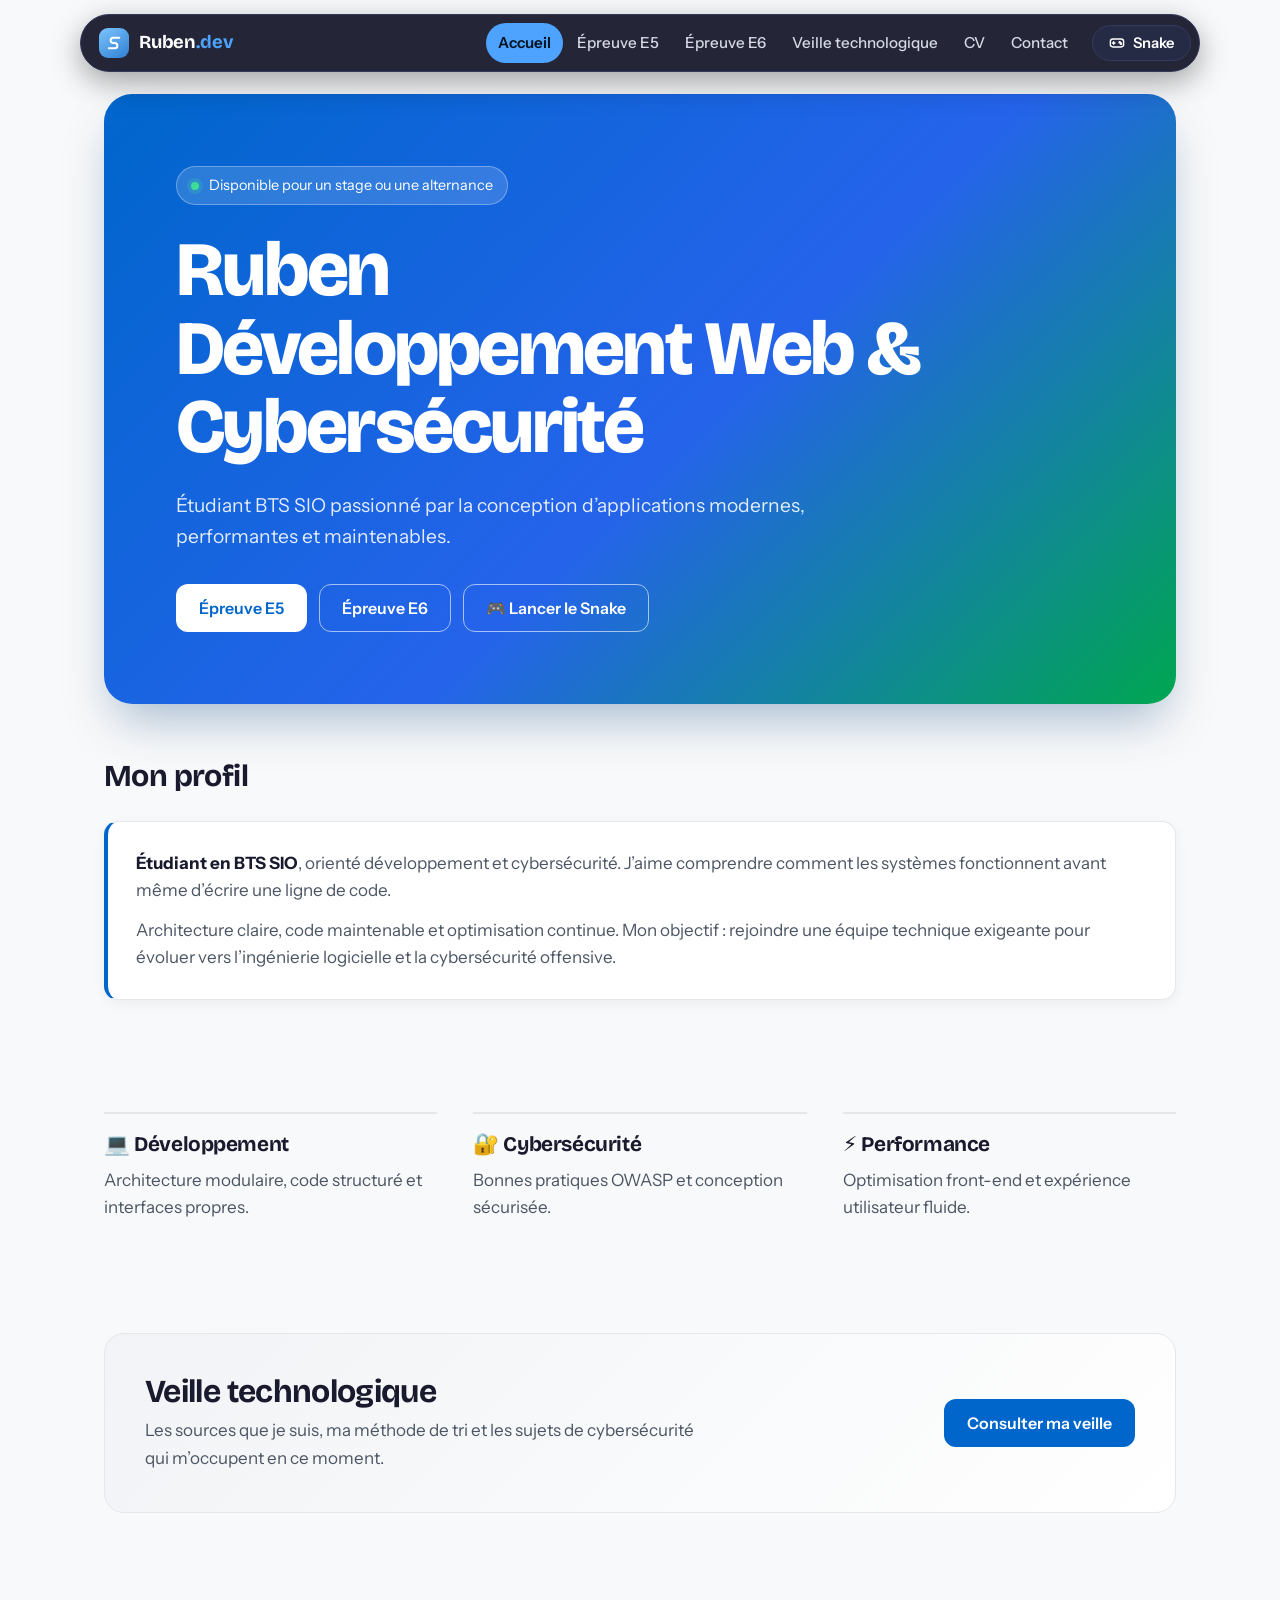
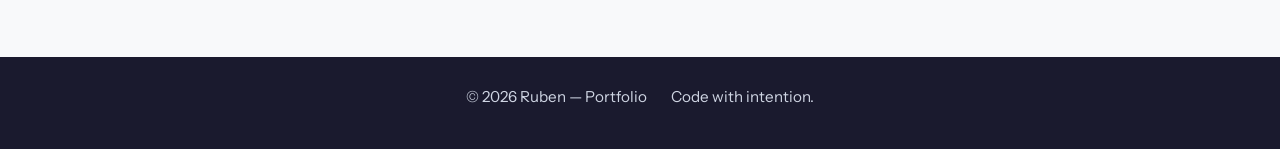
<file: index.html>
<!DOCTYPE html>
<html lang="fr">
<head>
  <meta charset="UTF-8">
  <meta name="viewport" content="width=device-width, initial-scale=1.0">
  <title>Accueil | Ruben</title>
  <meta name="description" content="Portfolio de Ruben, étudiant BTS SIO en développement web et cybersécurité.">
  <meta name="theme-color" content="#0a0d13">
  <link rel="preconnect" href="https://fonts.googleapis.com">
  <link rel="preconnect" href="https://fonts.gstatic.com" crossorigin>
  <link href="https://fonts.googleapis.com/css2?family=Bricolage+Grotesque:opsz,wght@12..96,500..800&family=Instrument+Sans:wght@400..700&display=swap" rel="stylesheet">
  <link rel="stylesheet" href="assets/css/main.css">
  <script src="assets/js/site.js" defer></script>
  <script src="assets/js/snake.js" defer></script>
</head>
<body>

<header id="site-header"></header>

<main class="wrap">

  <section class="hero hero-card">
    <p class="status"><i></i>Disponible pour un stage ou une alternance</p>
    <h1>Ruben<br>Développement Web &amp; Cybersécurité</h1>
    <p class="lede">Étudiant BTS SIO passionné par la conception d’applications modernes, performantes et maintenables.</p>
    <div class="actions">
      <a class="btn btn-primary" href="e5.html">Épreuve E5</a>
      <a class="btn btn-ghost" href="e6.html">Épreuve E6</a>
      <button type="button" class="btn btn-ghost" data-open-snake>🎮 Lancer le Snake</button>
    </div>
  </section>

  <section class="section" id="profil">
    <h2 class="section-title">Mon profil</h2>
    <div class="callout">
      <p><strong>Étudiant en BTS SIO</strong>, orienté développement et cybersécurité. J’aime comprendre comment les systèmes fonctionnent avant même d’écrire une ligne de code.</p>
      <p>Architecture claire, code maintenable et optimisation continue. Mon objectif : rejoindre une équipe technique exigeante pour évoluer vers l’ingénierie logicielle et la cybersécurité offensive.</p>
    </div>
  </section>

  <section class="section">
    <div class="pillars">
      <article class="pillar"><h3>💻 Développement</h3><p>Architecture modulaire, code structuré et interfaces propres.</p></article>
      <article class="pillar"><h3>🔐 Cybersécurité</h3><p>Bonnes pratiques OWASP et conception sécurisée.</p></article>
      <article class="pillar"><h3>⚡ Performance</h3><p>Optimisation front-end et expérience utilisateur fluide.</p></article>
    </div>
  </section>

  <section class="section">
    <div class="feature">
      <div><h2>Veille technologique</h2><p>Les sources que je suis, ma méthode de tri et les sujets de cybersécurité qui m’occupent en ce moment.</p></div>
      <a class="btn btn-primary" href="veille.html">Consulter ma veille</a>
    </div>
  </section>

</main>

<footer id="site-footer" data-tagline="Code with intention."></footer>

</body>
</html>
</file>
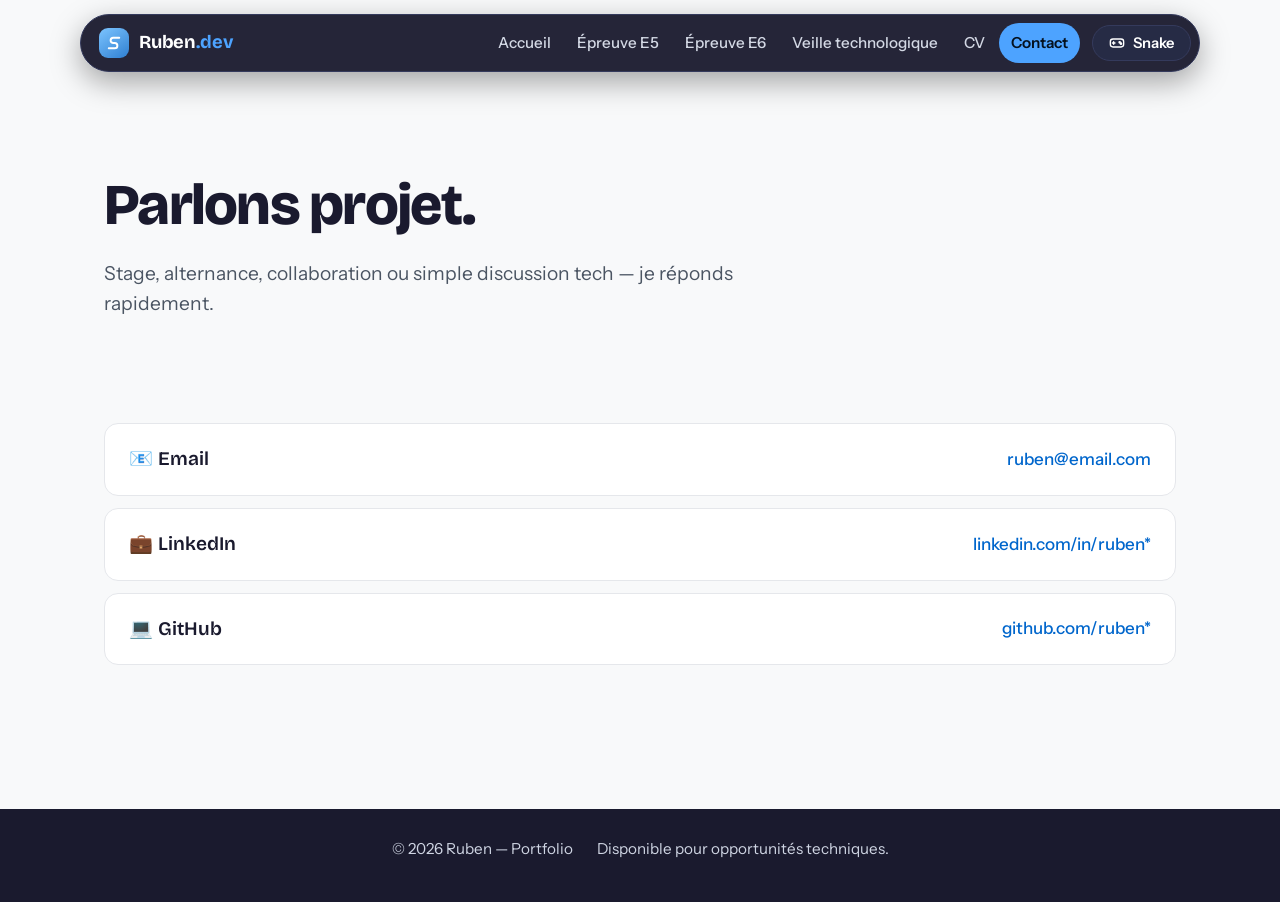
<file: contact.html>
<!DOCTYPE html>
<html lang="fr">
<head>
  <meta charset="UTF-8">
  <meta name="viewport" content="width=device-width, initial-scale=1.0">
  <title>Contact | Ruben</title>
  <meta name="description" content="Contacter Ruben pour un stage, une alternance ou une collaboration.">
  <meta name="theme-color" content="#0a0d13">
  <link rel="preconnect" href="https://fonts.googleapis.com">
  <link rel="preconnect" href="https://fonts.gstatic.com" crossorigin>
  <link href="https://fonts.googleapis.com/css2?family=Bricolage+Grotesque:opsz,wght@12..96,500..800&family=Instrument+Sans:wght@400..700&display=swap" rel="stylesheet">
  <link rel="stylesheet" href="assets/css/main.css">
  <script src="assets/js/site.js" defer></script>
  <script src="assets/js/snake.js" defer></script>
</head>
<body>

<header id="site-header"></header>

<main class="wrap">

  <section class="page-head">
    <h1>Parlons projet.</h1>
    <p class="lede">
      Stage, alternance, collaboration ou simple discussion tech —
      je réponds rapidement.
    </p>
  </section>

  <section class="section">
    <ul class="link-list">
      <li><a href="mailto:ruben@email.com">
        <span class="name">📧 Email</span><span class="value">ruben@email.com</span></a></li>
      <!-- Remplace l’URL par celle de ton profil LinkedIn -->
      <li><a href="https://www.linkedin.com/" target="_blank" rel="noopener noreferrer">
        <span class="name">💼 LinkedIn</span><span class="value">linkedin.com/in/ruben*</span></a></li>
      <!-- Remplace l’URL par celle de ton profil GitHub -->
      <li><a href="https://github.com/" target="_blank" rel="noopener noreferrer">
        <span class="name">💻 GitHub</span><span class="value">github.com/ruben*</span></a></li>
    </ul>
  </section>

</main>

<footer id="site-footer" data-tagline="Disponible pour opportunités techniques."></footer>

</body>
</html>
</file>
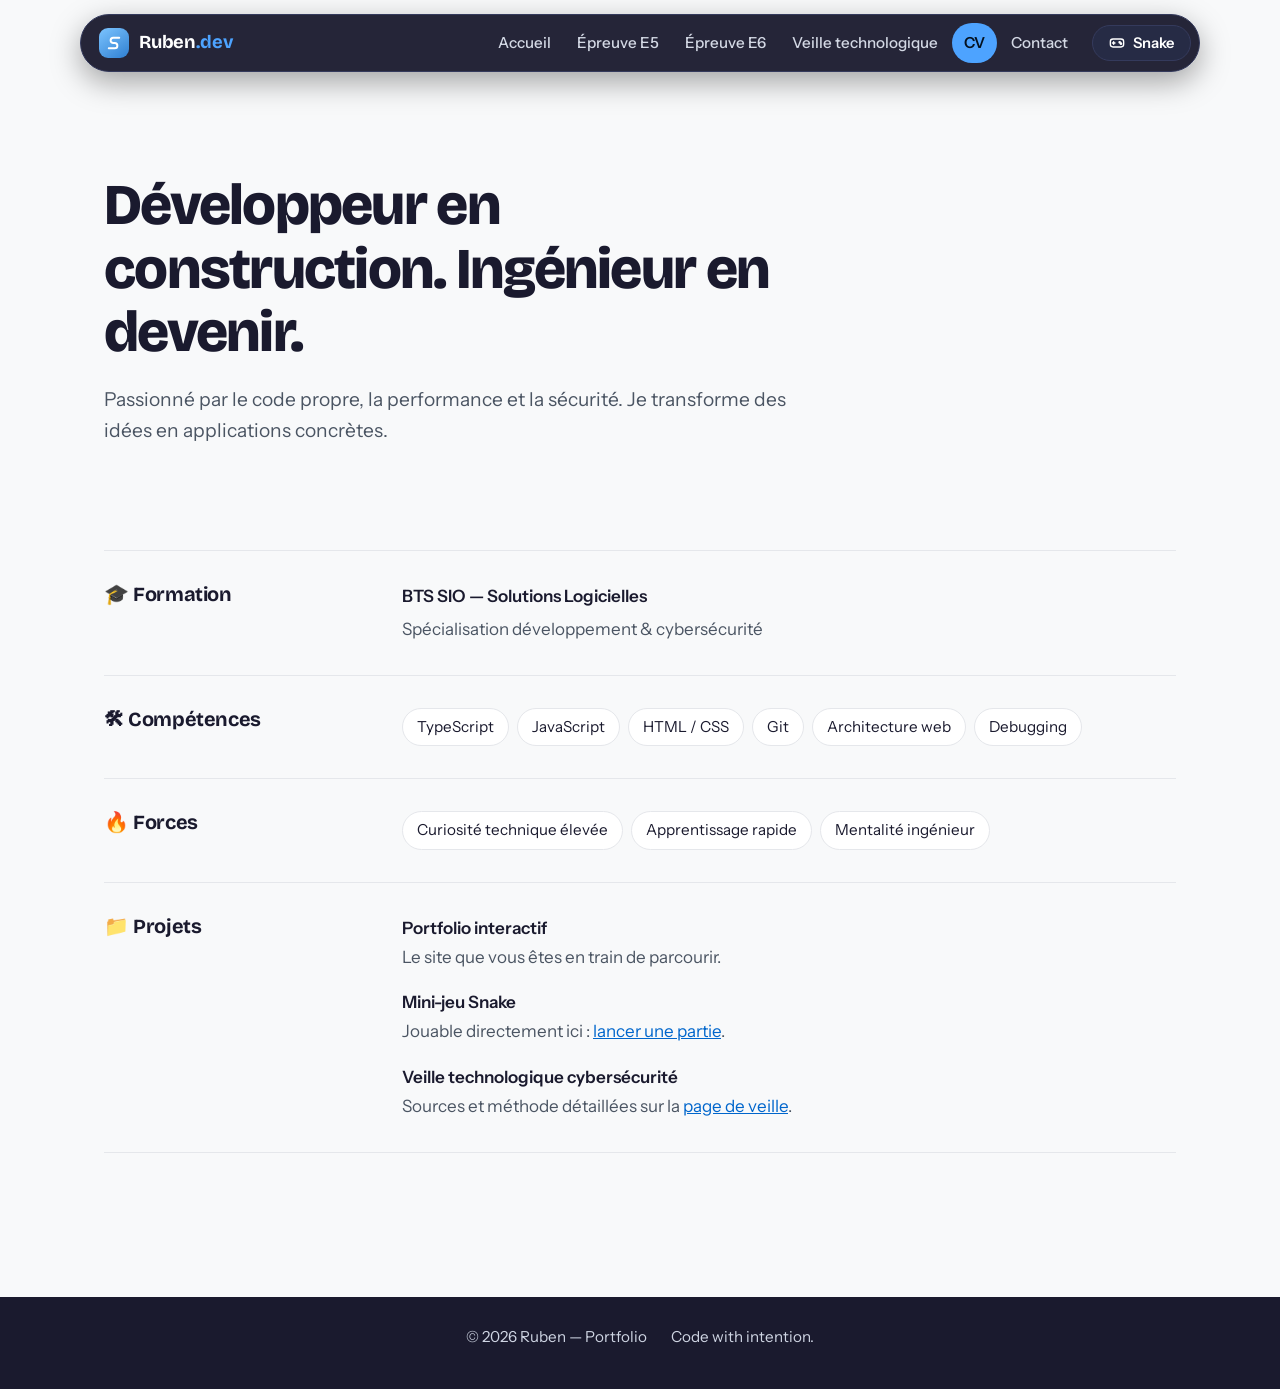
<file: cv.html>
<!DOCTYPE html>
<html lang="fr">
<head>
  <meta charset="UTF-8">
  <meta name="viewport" content="width=device-width, initial-scale=1.0">
  <title>CV | Ruben</title>
  <meta name="description" content="CV de Ruben : formation, compétences, forces et projets.">
  <meta name="theme-color" content="#0a0d13">
  <link rel="preconnect" href="https://fonts.googleapis.com">
  <link rel="preconnect" href="https://fonts.gstatic.com" crossorigin>
  <link href="https://fonts.googleapis.com/css2?family=Bricolage+Grotesque:opsz,wght@12..96,500..800&family=Instrument+Sans:wght@400..700&display=swap" rel="stylesheet">
  <link rel="stylesheet" href="assets/css/main.css">
  <script src="assets/js/site.js" defer></script>
  <script src="assets/js/snake.js" defer></script>
</head>
<body>

<header id="site-header"></header>

<main class="wrap">

  <section class="page-head">
    <h1>Développeur en construction. Ingénieur en devenir.</h1>
    <p class="lede">
      Passionné par le code propre, la performance et la sécurité.
      Je transforme des idées en applications concrètes.
    </p>
  </section>

  <section class="section">
    <div class="rows">
      <div class="row">
        <h2>🎓 Formation</h2>
        <div>
          <p><strong>BTS SIO — Solutions Logicielles</strong></p>
          <p>Spécialisation développement &amp; cybersécurité</p>
        </div>
      </div>

      <div class="row">
        <h2>🛠 Compétences</h2>
        <ul class="chips">
          <li>TypeScript</li><li>JavaScript</li><li>HTML / CSS</li>
          <li>Git</li><li>Architecture web</li><li>Debugging</li>
        </ul>
      </div>

      <div class="row">
        <h2>🔥 Forces</h2>
        <ul class="chips">
          <li>Curiosité technique élevée</li><li>Apprentissage rapide</li><li>Mentalité ingénieur</li>
        </ul>
      </div>

      <div class="row" id="projets">
        <h2>📁 Projets</h2>
        <ul class="items">
          <li><strong>Portfolio interactif</strong><span>Le site que vous êtes en train de parcourir.</span></li>
          <li><strong>Mini-jeu Snake</strong><span>Jouable directement ici : <a href="#" data-open-snake>lancer une partie</a>.</span></li>
          <li><strong>Veille technologique cybersécurité</strong><span>Sources et méthode détaillées sur la <a href="veille.html">page de veille</a>.</span></li>
        </ul>
      </div>
    </div>
  </section>

</main>

<footer id="site-footer" data-tagline="Code with intention."></footer>

</body>
</html>
</file>
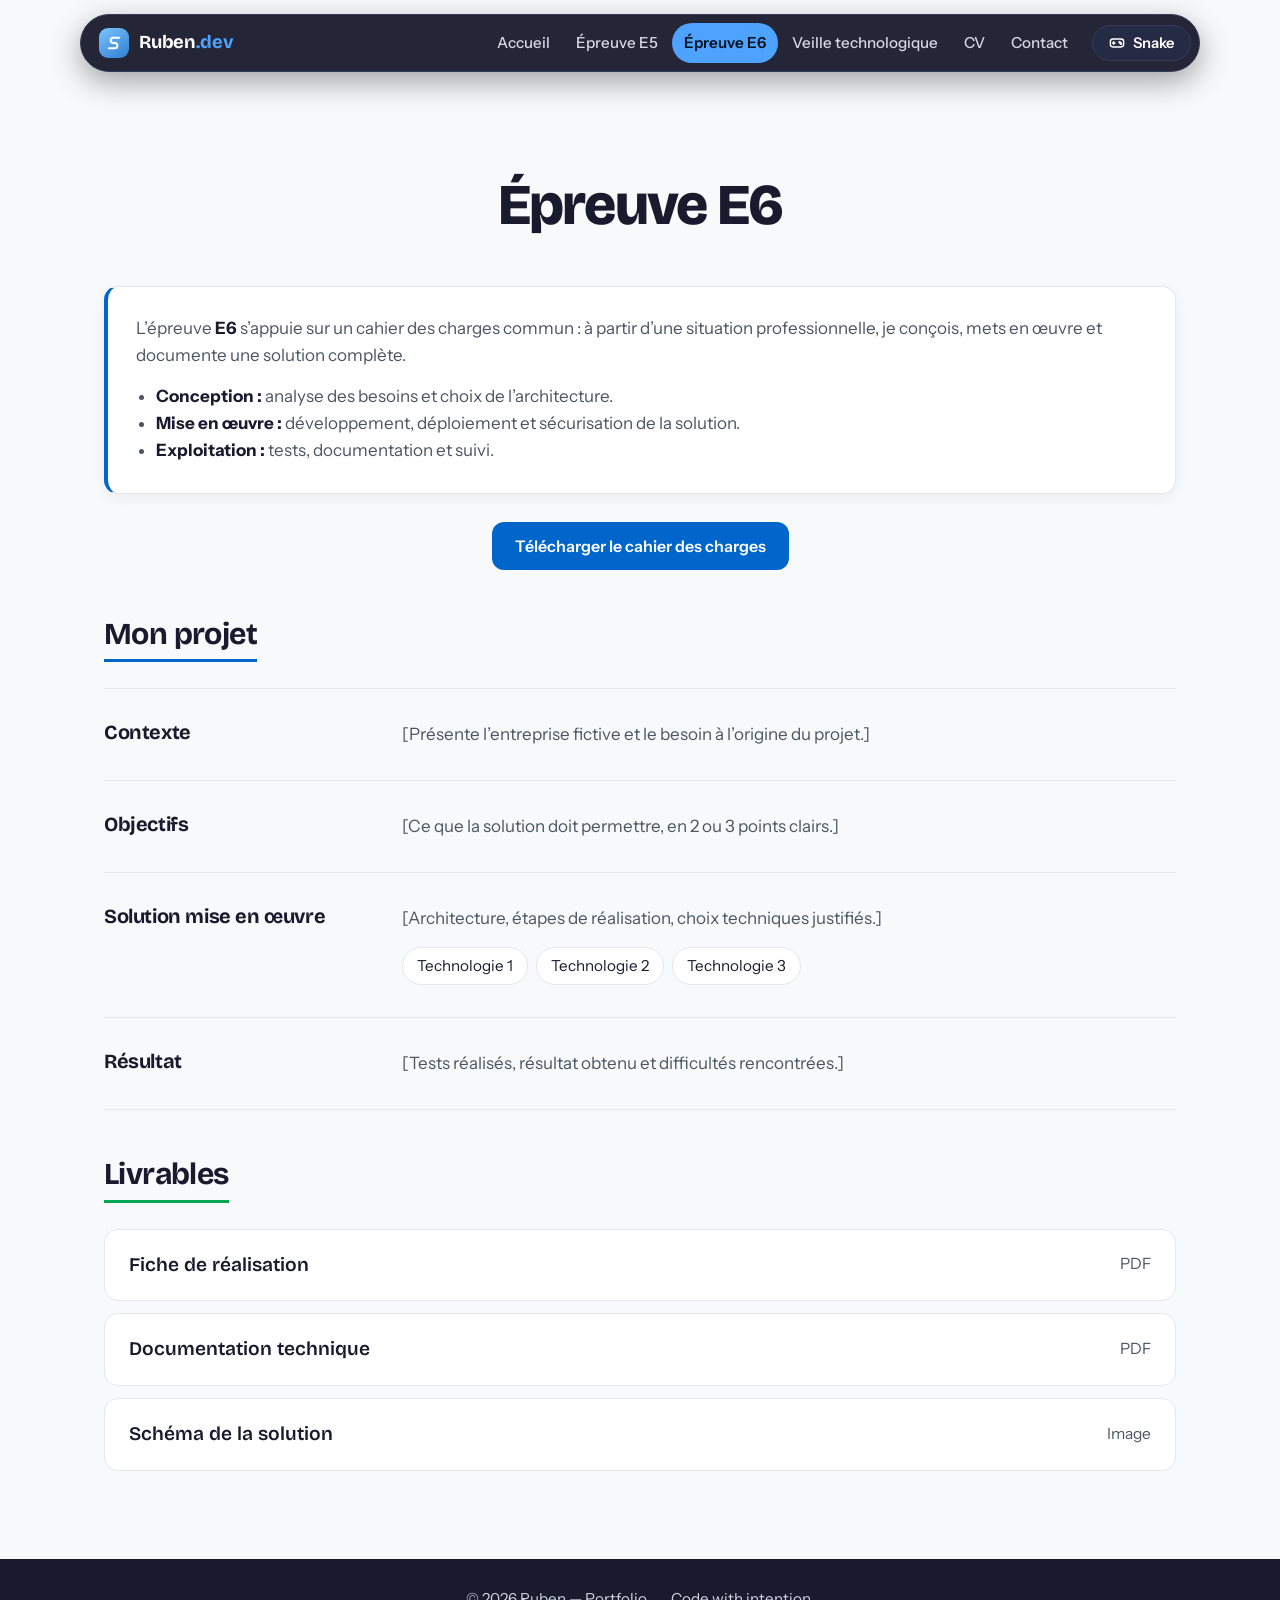
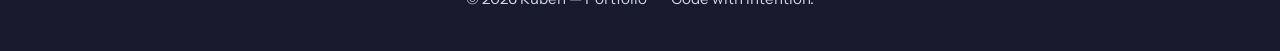
<file: e6.html>
<!DOCTYPE html>
<html lang="fr">
<head>
  <meta charset="UTF-8">
  <meta name="viewport" content="width=device-width, initial-scale=1.0">
  <title>Épreuve E6 | Ruben</title>
  <meta name="description" content="Épreuve E6 : cahier des charges et projet de Ruben.">
  <meta name="theme-color" content="#0a0d13">
  <link rel="preconnect" href="https://fonts.googleapis.com">
  <link rel="preconnect" href="https://fonts.gstatic.com" crossorigin>
  <link href="https://fonts.googleapis.com/css2?family=Bricolage+Grotesque:opsz,wght@12..96,500..800&family=Instrument+Sans:wght@400..700&display=swap" rel="stylesheet">
  <link rel="stylesheet" href="assets/css/main.css">
  <script src="assets/js/site.js" defer></script>
  <script src="assets/js/snake.js" defer></script>
</head>
<body>

<header id="site-header"></header>

<main class="wrap">

  <section class="page-head center">
    <h1 style="margin-inline:auto">Épreuve E6</h1>
  </section>

  <div class="callout">
    <!-- À adapter : nom de l’entreprise fictive, session, définition de l’épreuve -->
    <p>L’épreuve <strong>E6</strong> s’appuie sur un cahier des charges commun : à partir d’une situation professionnelle, je conçois, mets en œuvre et documente une solution complète.</p>
    <ul>
      <li><strong>Conception :</strong> analyse des besoins et choix de l’architecture.</li>
      <li><strong>Mise en œuvre :</strong> développement, déploiement et sécurisation de la solution.</li>
      <li><strong>Exploitation :</strong> tests, documentation et suivi.</li>
    </ul>
  </div>
  <p class="center" style="margin-top:28px"><a class="btn btn-primary" href="docs/cahier-des-charges.pdf" download>Télécharger le cahier des charges</a></p>

  <h2 class="group-title">Mon projet</h2>
  <div class="rows">
    <div class="row"><h2>Contexte</h2><p>[Présente l’entreprise fictive et le besoin à l’origine du projet.]</p></div>
    <div class="row"><h2>Objectifs</h2><p>[Ce que la solution doit permettre, en 2 ou 3 points clairs.]</p></div>
    <div class="row"><h2>Solution mise en œuvre</h2><div><p>[Architecture, étapes de réalisation, choix techniques justifiés.]</p><ul class="chips" style="margin-top:14px"><li>Technologie 1</li><li>Technologie 2</li><li>Technologie 3</li></ul></div></div>
    <div class="row"><h2>Résultat</h2><p>[Tests réalisés, résultat obtenu et difficultés rencontrées.]</p></div>
  </div>

  <h2 class="group-title green">Livrables</h2>
  <ul class="link-list">
    <li><a href="docs/fiche-realisation.pdf" download><span class="name">Fiche de réalisation</span><span class="meta">PDF</span></a></li>
    <li><a href="docs/documentation-technique.pdf" download><span class="name">Documentation technique</span><span class="meta">PDF</span></a></li>
    <li><a href="docs/schema.png"><span class="name">Schéma de la solution</span><span class="meta">Image</span></a></li>
  </ul>

</main>

<footer id="site-footer" data-tagline="Code with intention."></footer>

</body>
</html>
</file>
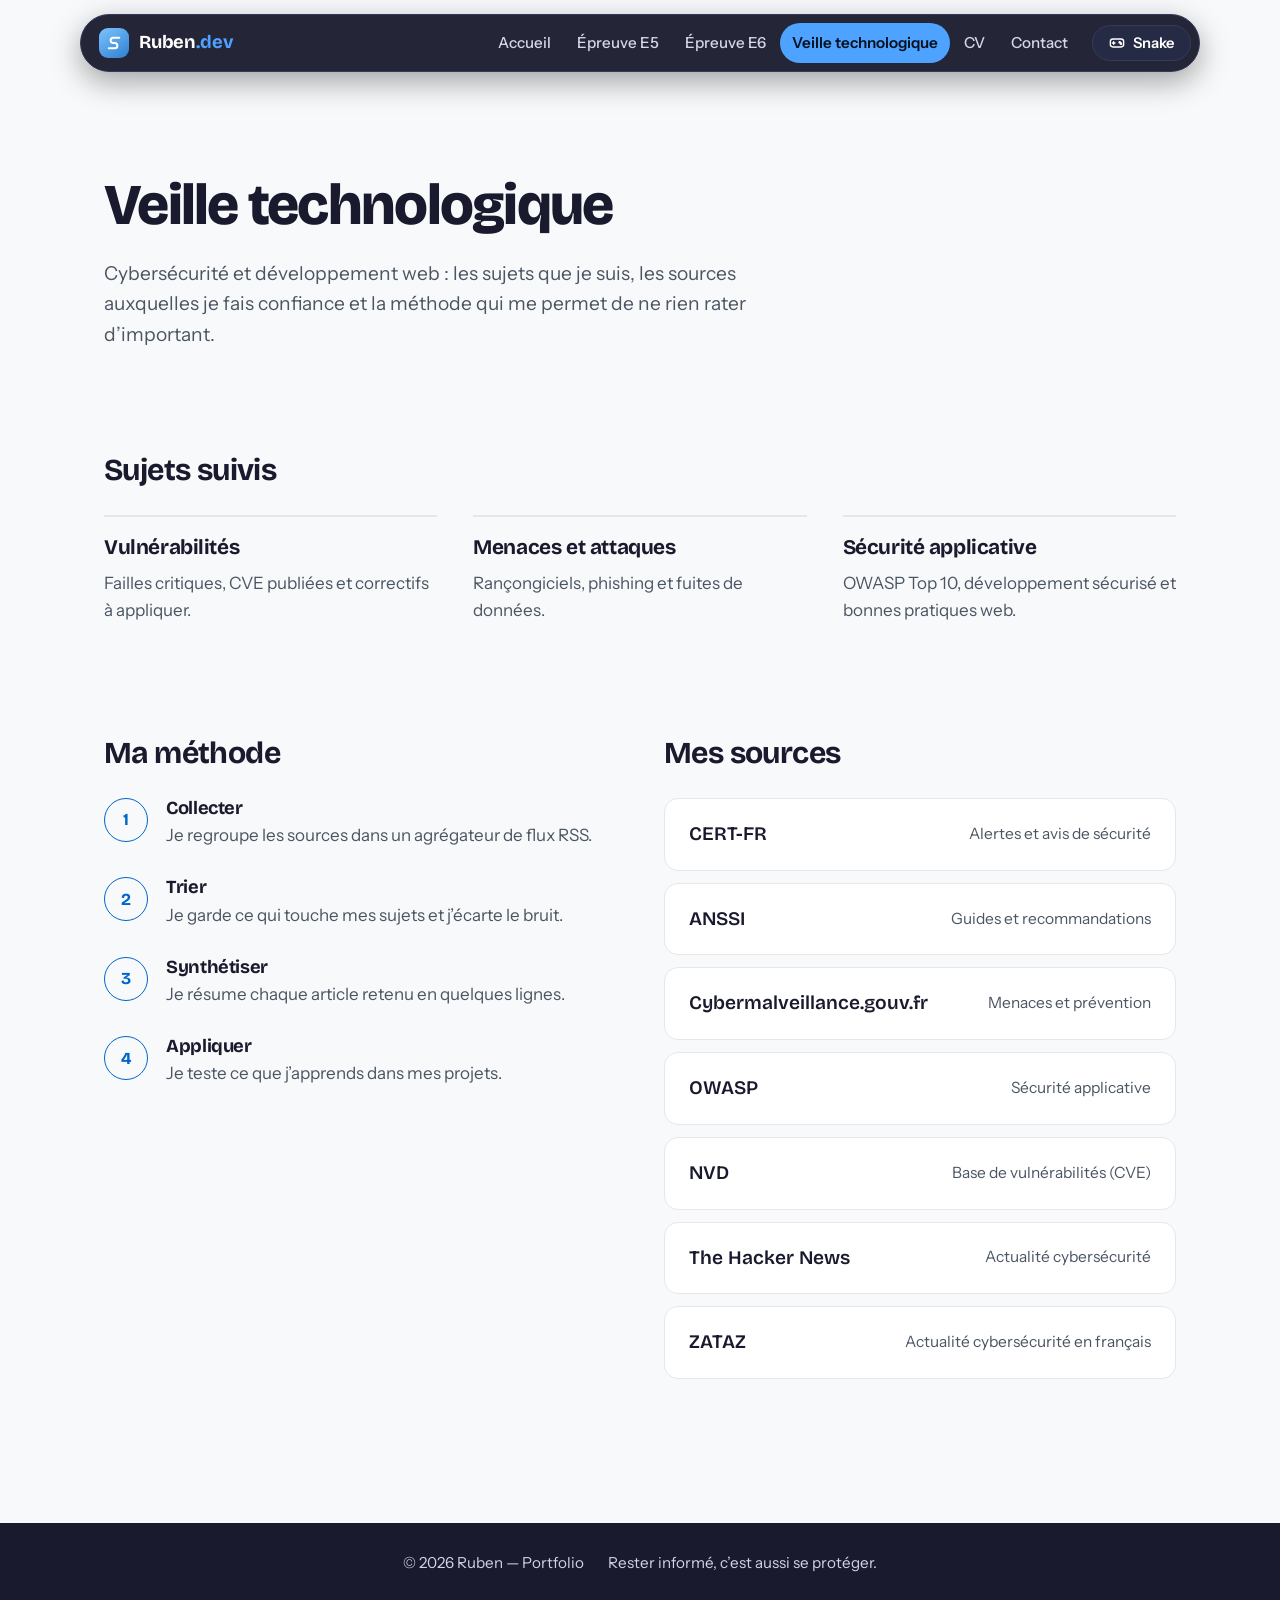
<file: veille.html>
<!DOCTYPE html>
<html lang="fr">
<head>
  <meta charset="UTF-8">
  <meta name="viewport" content="width=device-width, initial-scale=1.0">
  <title>Veille technologique | Ruben</title>
  <meta name="description" content="Veille technologique de Ruben : sujets suivis, méthode et sources en cybersécurité.">
  <meta name="theme-color" content="#0a0d13">
  <link rel="preconnect" href="https://fonts.googleapis.com">
  <link rel="preconnect" href="https://fonts.gstatic.com" crossorigin>
  <link href="https://fonts.googleapis.com/css2?family=Bricolage+Grotesque:opsz,wght@12..96,500..800&family=Instrument+Sans:wght@400..700&display=swap" rel="stylesheet">
  <link rel="stylesheet" href="assets/css/main.css">
  <script src="assets/js/site.js" defer></script>
  <script src="assets/js/snake.js" defer></script>
</head>
<body>

<header id="site-header"></header>

<main class="wrap">

  <section class="page-head">
    <h1>Veille technologique</h1>
    <p class="lede">
      Cybersécurité et développement web : les sujets que je suis, les sources
      auxquelles je fais confiance et la méthode qui me permet de ne rien rater d’important.
    </p>
  </section>

  <section class="section">
    <h2 class="section-title">Sujets suivis</h2>
    <div class="pillars">
      <article class="pillar">
        <h3>Vulnérabilités</h3>
        <p>Failles critiques, CVE publiées et correctifs à appliquer.</p>
      </article>
      <article class="pillar">
        <h3>Menaces et attaques</h3>
        <p>Rançongiciels, phishing et fuites de données.</p>
      </article>
      <article class="pillar">
        <h3>Sécurité applicative</h3>
        <p>OWASP Top 10, développement sécurisé et bonnes pratiques web.</p>
      </article>
    </div>
  </section>

  <section class="section">
    <div class="two-cols">
      <div>
        <h2 class="section-title">Ma méthode</h2>
        <ol class="steps">
          <li>
            <div><h3>Collecter</h3><p>Je regroupe les sources dans un agrégateur de flux RSS.</p></div>
          </li>
          <li>
            <div><h3>Trier</h3><p>Je garde ce qui touche mes sujets et j’écarte le bruit.</p></div>
          </li>
          <li>
            <div><h3>Synthétiser</h3><p>Je résume chaque article retenu en quelques lignes.</p></div>
          </li>
          <li>
            <div><h3>Appliquer</h3><p>Je teste ce que j’apprends dans mes projets.</p></div>
          </li>
        </ol>
      </div>

      <div>
        <h2 class="section-title">Mes sources</h2>
        <ul class="link-list">
          <li><a href="https://www.cert.ssi.gouv.fr" target="_blank" rel="noopener noreferrer">
            <span class="name">CERT-FR</span><span class="meta">Alertes et avis de sécurité</span></a></li>
          <li><a href="https://cyber.gouv.fr" target="_blank" rel="noopener noreferrer">
            <span class="name">ANSSI</span><span class="meta">Guides et recommandations</span></a></li>
          <li><a href="https://www.cybermalveillance.gouv.fr" target="_blank" rel="noopener noreferrer">
            <span class="name">Cybermalveillance.gouv.fr</span><span class="meta">Menaces et prévention</span></a></li>
          <li><a href="https://owasp.org" target="_blank" rel="noopener noreferrer">
            <span class="name">OWASP</span><span class="meta">Sécurité applicative</span></a></li>
          <li><a href="https://nvd.nist.gov" target="_blank" rel="noopener noreferrer">
            <span class="name">NVD</span><span class="meta">Base de vulnérabilités (CVE)</span></a></li>
          <li><a href="https://thehackernews.com" target="_blank" rel="noopener noreferrer">
            <span class="name">The Hacker News</span><span class="meta">Actualité cybersécurité</span></a></li>
          <li><a href="https://www.zataz.com" target="_blank" rel="noopener noreferrer">
            <span class="name">ZATAZ</span><span class="meta">Actualité cybersécurité en français</span></a></li>
        </ul>
      </div>
    </div>
  </section>

  <!--
    POUR AJOUTER UNE FICHE DE VEILLE : copie un bloc <div class="row"> dans une section
    <section class="section"><div class="rows"> ... </div></section> avec
    <h2>Titre + date</h2> et un <div><p>Résumé</p><p><a href="URL">Source</a></p></div>.
  -->

</main>

<footer id="site-footer" data-tagline="Rester informé, c’est aussi se protéger."></footer>

</body>
</html>
</file>
<file: assets/css/main.css>
/* ==========================================================
   Portfolio Ruben — feuille de style unique pour toutes les pages
   ========================================================== */

:root {
  --bg: #f8f9fa; --surface: #ffffff; --surface-2: #f1f3f6; --line: #e5e7eb;
  --text: #1a1a2e; --muted: #4b5563; --accent: #0066cc; --accent-ink: #ffffff;
  --secondary: #00a651; --warm: #ff6b35; --ok: #3ddc97;
  --font-display: "Bricolage Grotesque", system-ui, -apple-system, "Segoe UI", sans-serif;
  --font-body: "Instrument Sans", system-ui, -apple-system, "Segoe UI", sans-serif;
  --wrap: 1120px; --radius: 14px;
}

*, *::before, *::after { box-sizing: border-box; }

html { scroll-behavior: smooth; scroll-padding-top: 96px; }

body {
  margin: 0;
  background: var(--bg);
  color: var(--text);
  font-family: var(--font-body);
  font-size: 1.0625rem;
  line-height: 1.6;
  -webkit-font-smoothing: antialiased;
}

h1, h2, h3 {
  font-family: var(--font-display);
  line-height: 1.1;
  letter-spacing: -0.02em;
  margin: 0;
}

p { margin: 0; }
a { color: var(--accent); }

:focus-visible {
  outline: 2px solid var(--accent);
  outline-offset: 3px;
  border-radius: 6px;
}

.wrap {
  width: 100%;
  max-width: var(--wrap);
  margin: 0 auto;
  padding: 0 24px;
}

/* ---------- Navbar (injectée par site.js, identique sur toutes les pages) ---------- */

.site-header {
  position: sticky;
  top: 0;
  z-index: 50;
  padding: 14px 20px;
  min-height: 80px;
}

.nav {
  position: relative;
  max-width: var(--wrap);
  margin: 0 auto;
  display: flex;
  align-items: center;
  gap: 12px;
  padding: 8px 8px 8px 18px;
  background: rgba(26, 26, 46, 0.95);
  -webkit-backdrop-filter: blur(14px) saturate(140%);
  backdrop-filter: blur(14px) saturate(140%);
  border: 1px solid var(--line);
  border-radius: 999px;
  box-shadow: 0 10px 30px rgba(0, 0, 0, 0.35);
}

.brand {
  display: inline-flex;
  align-items: center;
  gap: 10px;
  color: var(--text);
  font-family: var(--font-display);
  font-weight: 700;
  font-size: 1.15rem;
  letter-spacing: -0.01em;
  text-decoration: none;
}

.brand-mark {
  display: grid;
  place-items: center;
  width: 30px;
  height: 30px;
  border-radius: 9px;
  background: linear-gradient(145deg, #7cc4ff, #2f7fd1);
}

.brand-mark svg { width: 18px; height: 18px; }
.brand small { color: var(--accent); font: inherit; }

.nav-links {
  display: flex;
  gap: 2px;
  margin: 0 0 0 auto;
  padding: 0;
  list-style: none;
}

.nav-links a {
  display: block;
  padding: 8px 14px;
  border-radius: 999px;
  color: var(--muted);
  font-size: 0.95rem;
  font-weight: 500;
  text-decoration: none;
  white-space: nowrap;
  transition: color 0.2s, background 0.2s;
}

.nav-links a:hover { color: var(--text); background: rgba(255, 255, 255, 0.07); }

.nav-links a[aria-current="page"] {
  color: var(--accent-ink);
  background: var(--accent);
  font-weight: 600;
}

.nav-game {
  display: inline-flex;
  align-items: center;
  gap: 8px;
  padding: 8px 16px;
  border: 1px solid var(--line);
  border-radius: 999px;
  background: var(--surface-2);
  color: var(--text);
  font: 600 0.92rem var(--font-body);
  cursor: pointer;
  transition: border-color 0.2s, background 0.2s;
}

.nav-game:hover { border-color: var(--accent); background: #1c2333; }
.nav-game svg { width: 16px; height: 16px; flex: none; }

.nav-burger {
  display: none;
  width: 40px;
  height: 40px;
  padding: 0;
  border: 1px solid var(--line);
  border-radius: 50%;
  background: var(--surface-2);
  color: var(--text);
  cursor: pointer;
  place-items: center;
}

.nav-burger svg { width: 18px; height: 18px; }

@media (max-width: 900px) {
  .site-header { padding: 10px 12px; min-height: 68px; }
  .nav { padding-left: 14px; }
  .nav-game { margin-left: auto; padding: 8px 12px; }
  .nav-game span { display: none; }
  .nav-burger { display: grid; }

  .nav-links {
    display: none;
    position: absolute;
    top: calc(100% + 8px);
    left: 0;
    right: 0;
    flex-direction: column;
    gap: 2px;
    margin: 0;
    padding: 8px;
    background: rgba(26, 26, 46, 0.98);
    border: 1px solid var(--line);
    border-radius: 22px;
    box-shadow: 0 18px 40px rgba(0, 0, 0, 0.5);
  }

  .nav[data-open] .nav-links { display: flex; }
  .nav-links a { padding: 12px 16px; border-radius: 14px; font-size: 1rem; }
}

/* ---------- Boutons ---------- */

.btn {
  display: inline-flex;
  align-items: center;
  gap: 8px;
  padding: 13px 22px;
  border: 1px solid transparent;
  border-radius: 12px;
  font: 600 1rem var(--font-body);
  text-decoration: none;
  cursor: pointer;
  transition: transform 0.15s, background 0.2s, border-color 0.2s;
}

.btn:active { transform: translateY(1px); }
.btn-primary { background: var(--accent); color: var(--accent-ink); }
.btn-primary:hover { background: #74b8ff; }
.btn-ghost { background: transparent; border-color: var(--line); color: var(--text); }
.btn-ghost:hover { border-color: var(--accent); }
.btn svg { width: 18px; height: 18px; }

.actions { display: flex; flex-wrap: wrap; gap: 12px; margin-top: 32px; }

/* ---------- Hero ---------- */

.hero {
  position: relative;
  padding: clamp(48px, 9vw, 120px) 0 clamp(40px, 6vw, 72px);
}

.hero::before {
  content: "";
  position: absolute;
  inset: -80px -24px auto;
  height: 520px;
  z-index: -1;
  background-image:
    linear-gradient(var(--line) 1px, transparent 1px),
    linear-gradient(90deg, var(--line) 1px, transparent 1px);
  background-size: 40px 40px;
  opacity: 0.45;
  -webkit-mask-image: radial-gradient(ellipse 60% 70% at 30% 30%, #000, transparent 75%);
  mask-image: radial-gradient(ellipse 60% 70% at 30% 30%, #000, transparent 75%);
}

.status {
  display: inline-flex;
  align-items: center;
  gap: 10px;
  margin-bottom: 26px;
  padding: 7px 14px;
  border: 1px solid var(--line);
  border-radius: 999px;
  background: var(--surface);
  color: var(--muted);
  font-size: 0.9rem;
}

.status i {
  width: 8px;
  height: 8px;
  border-radius: 50%;
  background: var(--ok);
  box-shadow: 0 0 0 4px rgba(61, 220, 151, 0.18);
}

.hero h1 {
  max-width: 17ch;
  font-size: clamp(2.5rem, 6.4vw, 4.8rem);
  font-weight: 800;
  letter-spacing: -0.035em;
  line-height: 1.02;
}

.lede {
  max-width: 56ch;
  margin-top: 24px;
  color: var(--muted);
  font-size: clamp(1.05rem, 1.6vw, 1.2rem);
}

/* ---------- En-tête des sous-pages ---------- */

.page-head { padding: clamp(40px, 7vw, 88px) 0 clamp(28px, 4vw, 48px); }

.page-head h1 {
  max-width: 20ch;
  font-size: clamp(2.1rem, 5vw, 3.6rem);
  font-weight: 800;
  letter-spacing: -0.03em;
}

.page-head .lede { margin-top: 20px; }

/* ---------- Sections ---------- */

.section { padding: clamp(28px, 5vw, 56px) 0; }
.section-title { margin-bottom: 28px; font-size: clamp(1.4rem, 2.4vw, 1.9rem); }

.pillars {
  display: grid;
  grid-template-columns: repeat(auto-fit, minmax(240px, 1fr));
  gap: 36px;
}

.pillar { padding-top: 20px; border-top: 2px solid var(--line); transition: border-color 0.25s; }
.pillar:hover { border-top-color: var(--accent); }
.pillar h3 { margin-bottom: 10px; font-size: 1.3rem; }
.pillar p { color: var(--muted); }

/* Bandeau vers la veille */

.feature {
  display: flex;
  flex-wrap: wrap;
  align-items: center;
  justify-content: space-between;
  gap: 24px;
  padding: clamp(24px, 4vw, 40px);
  border: 1px solid var(--line);
  border-radius: 20px;
  background: linear-gradient(135deg, var(--surface-2), var(--surface));
}

.feature h2 { font-size: clamp(1.4rem, 2.6vw, 2rem); }
.feature p { max-width: 52ch; margin-top: 8px; color: var(--muted); }

/* Lignes label / contenu (CV, veille) */

.rows { border-top: 1px solid var(--line); }

.row {
  display: grid;
  grid-template-columns: minmax(150px, 1fr) 3fr;
  gap: 16px 40px;
  padding: 32px 0;
  border-bottom: 1px solid var(--line);
}

.row > h2 { font-size: 1.25rem; color: var(--text); }
.row p { color: var(--muted); }
.row p + p { margin-top: 6px; }
.row strong { color: var(--text); font-weight: 600; }

@media (max-width: 700px) { .row { grid-template-columns: 1fr; } }

.chips { display: flex; flex-wrap: wrap; gap: 8px; margin: 0; padding: 0; list-style: none; }

.chips li {
  padding: 6px 14px;
  border: 1px solid var(--line);
  border-radius: 999px;
  background: var(--surface);
  font-size: 0.95rem;
}

.items { margin: 0; padding: 0; list-style: none; display: grid; gap: 18px; }
.items li { display: grid; gap: 2px; }
.items strong { color: var(--text); font-weight: 600; }
.items span { color: var(--muted); }

/* Liens de contact / sources de veille */

.link-list { display: grid; gap: 12px; margin: 0; padding: 0; list-style: none; }

.link-list a {
  display: flex;
  flex-wrap: wrap;
  align-items: center;
  justify-content: space-between;
  gap: 6px 20px;
  padding: 20px 24px;
  border: 1px solid var(--line);
  border-radius: var(--radius);
  background: var(--surface);
  color: var(--text);
  text-decoration: none;
  transition: border-color 0.2s, background 0.2s;
}

.link-list a:hover { border-color: var(--accent); background: var(--surface-2); }
.link-list .name { font-family: var(--font-display); font-size: 1.2rem; font-weight: 600; }
.link-list .meta { color: var(--muted); font-size: 0.97rem; }
.link-list .value { color: var(--accent); font-weight: 500; }

/* Étapes de la méthode de veille (vraie séquence) */

.steps { counter-reset: step; display: grid; gap: 28px; margin: 0; padding: 0; list-style: none; }

.steps li {
  counter-increment: step;
  display: grid;
  grid-template-columns: 44px 1fr;
  gap: 18px;
}

.steps li::before {
  content: counter(step);
  display: grid;
  place-items: center;
  width: 44px;
  height: 44px;
  border: 1px solid var(--accent);
  border-radius: 50%;
  color: var(--accent);
  font: 700 1.05rem var(--font-display);
}

.steps h3 { margin-bottom: 4px; font-size: 1.15rem; }
.steps p { color: var(--muted); }

.two-cols { display: grid; grid-template-columns: repeat(auto-fit, minmax(300px, 1fr)); gap: 48px; }

/* ---------- Footer ---------- */

.site-footer { margin-top: clamp(40px, 7vw, 88px); border-top: 1px solid var(--line); }

.footer-inner {
  display: flex;
  flex-wrap: wrap;
  justify-content: space-between;
  gap: 12px 24px;
  padding: 28px 24px 40px;
  color: var(--muted);
  font-size: 0.95rem;
}

/* ---------- Snake ---------- */

body.snake-lock { overflow: hidden; }

.snake-modal {
  position: fixed;
  inset: 0;
  z-index: 100;
  display: none;
  place-items: center;
  padding: 16px;
  background: rgba(5, 7, 11, 0.8);
  -webkit-backdrop-filter: blur(6px);
  backdrop-filter: blur(6px);
}

.snake-modal[data-open] { display: grid; }

.snake-card {
  width: min(460px, 100%);
  max-height: 100%;
  overflow: auto;
  padding: 18px;
  border: 1px solid var(--line);
  border-radius: 22px;
  background: var(--surface);
  box-shadow: 0 30px 80px rgba(0, 0, 0, 0.6);
}

.snake-top { display: flex; align-items: center; justify-content: space-between; gap: 12px; margin-bottom: 14px; }
.snake-top h2 { font-size: 1.25rem; }
.snake-scores { display: flex; gap: 18px; margin-left: auto; font-size: 0.95rem; color: var(--muted); }
.snake-scores b { color: var(--text); font-family: var(--font-display); font-size: 1.1rem; }

.snake-close {
  width: 36px;
  height: 36px;
  padding: 0;
  border: 1px solid var(--line);
  border-radius: 50%;
  background: var(--surface-2);
  color: var(--text);
  font-size: 1.2rem;
  line-height: 1;
  cursor: pointer;
}

.snake-close:hover { border-color: var(--accent); }

.snake-stage { position: relative; }

.snake-stage canvas {
  display: block;
  width: 100%;
  aspect-ratio: 1;
  border: 1px solid var(--line);
  border-radius: 14px;
  background: #0c1018;
  touch-action: none;
}

.snake-overlay {
  position: absolute;
  inset: 0;
  display: grid;
  place-content: center;
  justify-items: center;
  gap: 10px;
  padding: 20px;
  border-radius: 14px;
  background: rgba(10, 13, 19, 0.78);
  text-align: center;
}

.snake-overlay[hidden] { display: none; }
.snake-overlay h3 { font-size: 1.7rem; }
.snake-overlay p { color: var(--muted); max-width: 30ch; font-size: 0.97rem; }
.snake-overlay .btn { margin-top: 6px; }

.snake-help { margin-top: 12px; color: var(--muted); font-size: 0.88rem; text-align: center; }

.snake-pad {
  display: none;
  grid-template-columns: repeat(3, 64px);
  grid-template-rows: repeat(2, 54px);
  gap: 8px;
  justify-content: center;
  margin-top: 14px;
}

.snake-pad button {
  border: 1px solid var(--line);
  border-radius: 14px;
  background: var(--surface-2);
  color: var(--text);
  font-size: 1.3rem;
  cursor: pointer;
  touch-action: manipulation;
}

.snake-pad button:active { background: var(--accent); color: var(--accent-ink); }
.snake-pad [data-dir="up"] { grid-column: 2; grid-row: 1; }
.snake-pad [data-dir="left"] { grid-column: 1; grid-row: 2; }
.snake-pad [data-dir="down"] { grid-column: 2; grid-row: 2; }
.snake-pad [data-dir="right"] { grid-column: 3; grid-row: 2; }

@media (pointer: coarse) {
  .snake-pad { display: grid; }
  .snake-help { display: none; }
}

@media (prefers-reduced-motion: reduce) {
  html { scroll-behavior: auto; }
  *, *::before, *::after { transition: none !important; }
}

/* ---------- Thème « portfolio BTS » : navbar sombre, hero dégradé, cartes ---------- */
.site-header { --text:#fff; --muted:#d3d8e4; --surface-2:#262b45; --line:#343a5c; --accent:#4da3ff; --accent-ink:#04111f; }
.nav-links a { padding: 8px 12px; }
.site-footer { background:#1a1a2e; color:#fff; border:0; }
.site-footer .footer-inner { color:#cfd5e3; justify-content:center; text-align:center; }

.hero-card { margin-top:8px; padding:clamp(32px,6vw,72px); border-radius:28px; color:#fff;
  background:linear-gradient(135deg,#0066cc,#2563eb 55%,#00a651); box-shadow:0 25px 50px -12px rgba(0,60,120,.35); }
.hero-card::before { display:none; }
.hero-card .status { background:rgba(255,255,255,.15); border-color:rgba(255,255,255,.3); color:#fff; }
.hero-card .lede { color:rgba(255,255,255,.88); }
.hero-card .btn-primary { background:#fff; color:#0066cc; }
.hero-card .btn-primary:hover { background:#eaf3ff; }
.hero-card .btn-ghost { color:#fff; border-color:rgba(255,255,255,.6); }
.hero-card .btn-ghost:hover { background:#fff; color:#0066cc; border-color:#fff; }

.callout { padding:28px; border:1px solid var(--line); border-left:4px solid var(--accent); border-radius:var(--radius); background:#fff; box-shadow:0 4px 14px rgba(0,0,0,.05); }
.callout p + p { margin-top:12px; }
.callout p { color:var(--muted); }
.callout strong { color:var(--text); }
.callout ul { margin:14px 0 0; padding-left:20px; color:var(--muted); }

.group-title { display:inline-block; margin:48px 0 26px; padding-bottom:8px; font-size:clamp(1.4rem,2.6vw,1.9rem); border-bottom:3px solid var(--accent); }
.group-title.green { border-color:var(--secondary); } .group-title.orange { border-color:var(--warm); }
.card-grid { display:grid; grid-template-columns:repeat(auto-fit,minmax(290px,1fr)); gap:28px; }
.card { display:flex; flex-direction:column; overflow:hidden; border:1px solid var(--line); border-radius:16px; background:#fff; box-shadow:0 8px 20px -6px rgba(0,0,0,.1); transition:box-shadow .25s; }
.card:hover { box-shadow:0 22px 40px -12px rgba(0,60,120,.25); }
.card-top { display:grid; place-items:center; height:120px; font-size:2.6rem; background:linear-gradient(135deg,#1a1a2e,#2b3157); }
.card-body { display:flex; flex-direction:column; flex:1; gap:10px; padding:24px; }
.card-label { color:var(--accent); font-size:.85rem; font-weight:700; }
.card h3 { font-size:1.2rem; }
.card p { color:var(--muted); font-size:.97rem; }
.card .tags { display:flex; flex-wrap:wrap; gap:8px; margin:4px 0 0; padding:0; list-style:none; }
.card .tags li { padding:3px 10px; border-radius:6px; background:#f1f3f6; font-size:.8rem; }
.card-links { display:grid; gap:4px; margin-top:auto; padding-top:10px; }
.card-links a, .card-links button { color:var(--accent); font:600 .97rem var(--font-body); text-align:left; text-decoration:none; background:none; border:0; padding:0; cursor:pointer; }
.card-links a:hover, .card-links button:hover { text-decoration:underline; }
.card.todo { border:2px dashed #b8c2d6; background:#fbfcfe; box-shadow:none; }
.card.todo .card-top { background:#eef2f8; color:#8a96ad; }
.card.todo .card-label { color:var(--warm); }

.preview { height:600px; margin:20px 0; overflow:hidden; border:1px solid #d1d5db; border-radius:10px; background:#fff; box-shadow:inset 0 2px 4px rgba(0,0,0,.05); }
.preview iframe { width:100%; height:100%; border:0; }
.center { text-align:center; }
.link-list a .value, .items a { color:var(--accent); }
</file>
